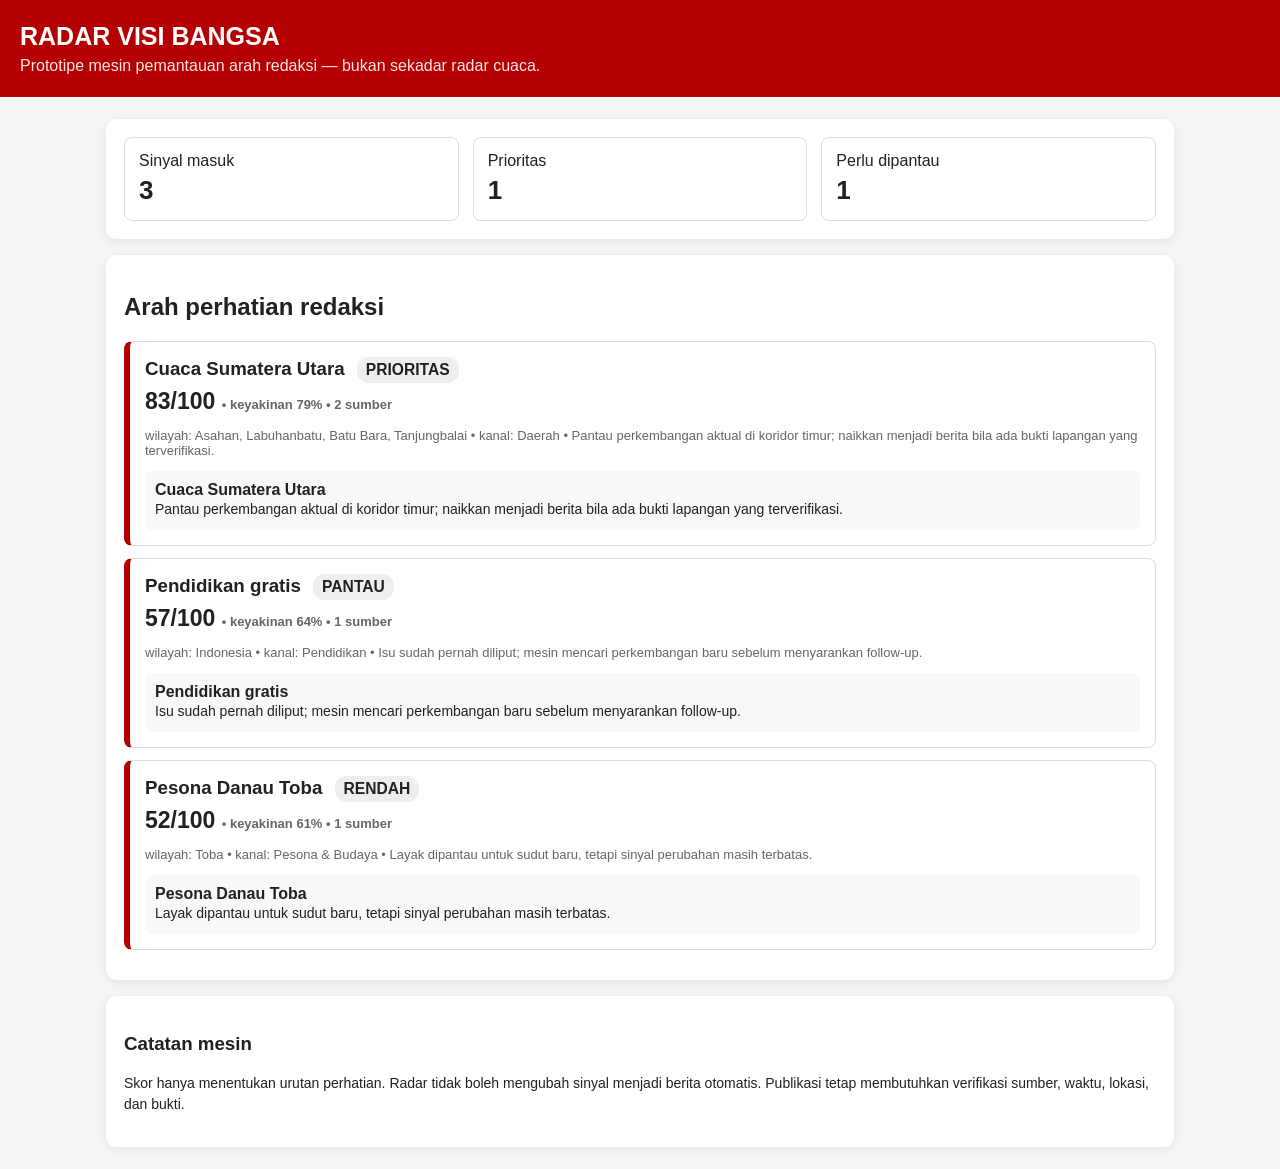
<file: radar.html>
<!doctype html>
<html lang="id">
<head>
<meta charset="utf-8">
<meta name="viewport" content="width=device-width,initial-scale=1">
<title>Radar VISI Bangsa — Prototipe</title>
<style>
*{box-sizing:border-box}body{margin:0;background:#f4f5f7;color:#202124;font-family:Arial,Helvetica,sans-serif}
header{background:#b40000;color:#fff;padding:22px 20px}header h1{margin:0 0 6px;font-size:25px}header p{margin:0;opacity:.9}
main{max-width:1100px;margin:22px auto;padding:0 16px}.panel{background:#fff;border-radius:10px;padding:18px;margin-bottom:16px;box-shadow:0 2px 8px rgba(0,0,0,.07)}
.grid{display:grid;grid-template-columns:repeat(3,1fr);gap:14px}.metric{border:1px solid #ddd;border-radius:8px;padding:14px}.metric b{display:block;font-size:26px;margin-top:5px}
.cluster{border:1px solid #ddd;border-left:6px solid #b40000;border-radius:8px;padding:15px;margin:12px 0}.cluster h3{margin:0 0 5px}.meta{color:#666;font-size:13px}.score{font-size:23px;font-weight:800}.signal{background:#f8f8f8;border-radius:7px;padding:10px;margin-top:10px}.reason{font-size:14px;line-height:1.5}
small.badge{display:inline-block;border-radius:12px;padding:4px 9px;background:#eee;margin-left:7px}
@media(max-width:720px){.grid{grid-template-columns:1fr}}
</style>
</head>
<body>
<header>
  <h1>RADAR VISI BANGSA</h1>
  <p>Prototipe mesin pemantauan arah redaksi — bukan sekadar radar cuaca.</p>
</header>
<main>
  <section class="panel">
    <div class="grid">
      <div class="metric">Sinyal masuk<b id="total">0</b></div>
      <div class="metric">Prioritas<b id="priority">0</b></div>
      <div class="metric">Perlu dipantau<b id="watch">0</b></div>
    </div>
  </section>
  <section class="panel">
    <h2>Arah perhatian redaksi</h2>
    <div id="clusters"></div>
  </section>
  <section class="panel">
    <h3>Catatan mesin</h3>
    <p class="reason">Skor hanya menentukan urutan perhatian. Radar tidak boleh mengubah sinyal menjadi berita otomatis. Publikasi tetap membutuhkan verifikasi sumber, waktu, lokasi, dan bukti.</p>
  </section>
</main>
<script type="module">
import { buildRadar } from "./radar-engine.js";

const signals = [
  {
    topic:"Cuaca Sumatera Utara",
    cluster:"cuaca-sumut",
    category:"Daerah",
    locations:["Asahan","Labuhanbatu","Batu Bara","Tanjungbalai"],
    novelty:82, acceleration:76, impact:88, locality:100,
    sourceAgreement:70, coverageGap:82, persistence:78,
    sources:["BMKG","VISI Bangsa"],
    reason:"Pantau perkembangan aktual di koridor timur; naikkan menjadi berita bila ada bukti lapangan yang terverifikasi."
  },
  {
    topic:"Pendidikan gratis",
    cluster:"pendidikan",
    category:"Pendidikan",
    locations:["Indonesia"],
    novelty:42, acceleration:35, impact:78, locality:55,
    sourceAgreement:70, coverageGap:64, persistence:70,
    sources:["VISI Bangsa"],
    reason:"Isu sudah pernah diliput; mesin mencari perkembangan baru sebelum menyarankan follow-up."
  },
  {
    topic:"Pesona Danau Toba",
    cluster:"danau-toba",
    category:"Pesona & Budaya",
    locations:["Toba"],
    novelty:35, acceleration:25, impact:58, locality:82,
    sourceAgreement:55, coverageGap:70, persistence:65,
    sources:["VISI Bangsa"],
    reason:"Layak dipantau untuk sudut baru, tetapi sinyal perubahan masih terbatas."
  }
];

const radar = buildRadar(signals);
document.querySelector("#total").textContent = radar.totalSignals;
document.querySelector("#priority").textContent = radar.priorityClusters.length;
document.querySelector("#watch").textContent = radar.watchClusters.length;

document.querySelector("#clusters").innerHTML = radar.clusters.map(c => `
  <article class="cluster">
    <h3>${c.topic} <small class="badge">${c.status || (c.score >= 75 ? "PRIORITAS" : c.score >= 55 ? "PANTAU" : "RENDAH")}</small></h3>
    <div class="score">${c.score}/100 <span class="meta">• keyakinan ${c.confidence}% • ${c.sourceCount} sumber</span></div>
    <p class="meta">${c.direction}</p>
    ${c.signals.map(s => `<div class="signal"><b>${s.topic}</b><div class="reason">${s.reason || "Belum ada alasan editorial."}</div></div>`).join("")}
  </article>
`).join("");
</script>
</body>
</html>
</file>
